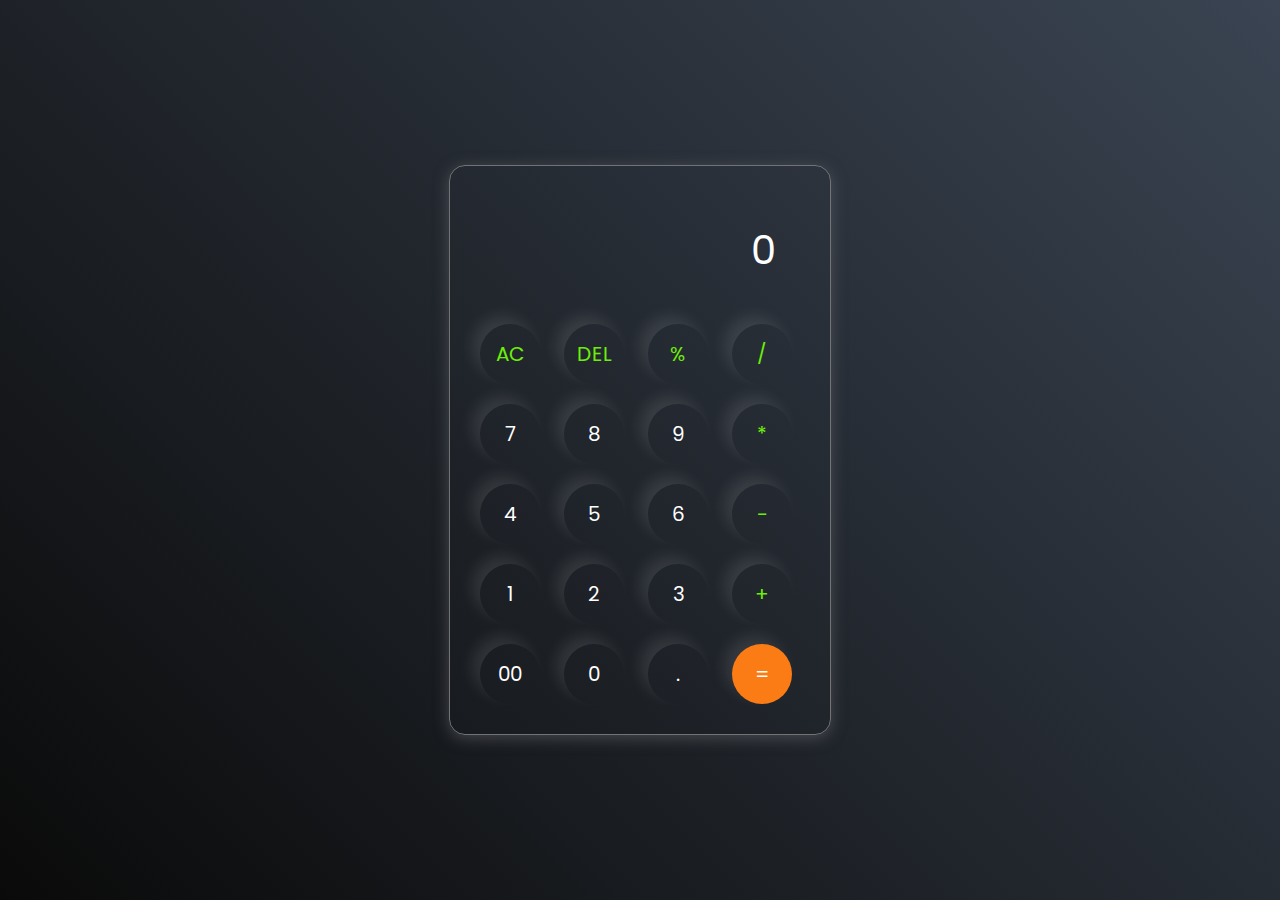
<file: calculater/index.html>
<!DOCTYPE html>
<html lang="en">
  <head>
    <meta charset="UTF-8" />
    <meta http-equiv="X-UA-Compatible" content="IE=edge" />
    <meta name="viewport" content="width=device-width, initial-scale=1.0" />
    <link rel="stylesheet" href="style.css" />
    <title>Calculator</title>
  </head>
  <body>  
    <div class="container">
      <div class="calculator">
        <input type="text" id="inputBox" placeholder="0" />
        <div>
          <button class="button operator">AC</button>
          <button class="button operator">DEL</button>
          <button class="button operator">%</button>
          <button class="button operator">/</button>
        </div>
        <div>
          <button class="button">7</button>
          <button class="button">8</button>
          <button class="button">9</button>
          <button class="button operator">*</button>
        </div>
        <div>
          <button class="button">4</button>
          <button class="button">5</button>
          <button class="button">6</button>
          <button class="button operator">-</button>
        </div>
        <div>
          <button class="button">1</button>
          <button class="button">2</button>
          <button class="button">3</button>
          <button class="button operator">+</button>
        </div>

        <div>
          <button class="button">00</button>
          <button class="button">0</button>
          <button class="button">.</button>
          <button class="button equalBtn">=</button>
        </div>
      </div>
    </div>

    <script src="script.js"></script>
  </body>
</html>
</file>
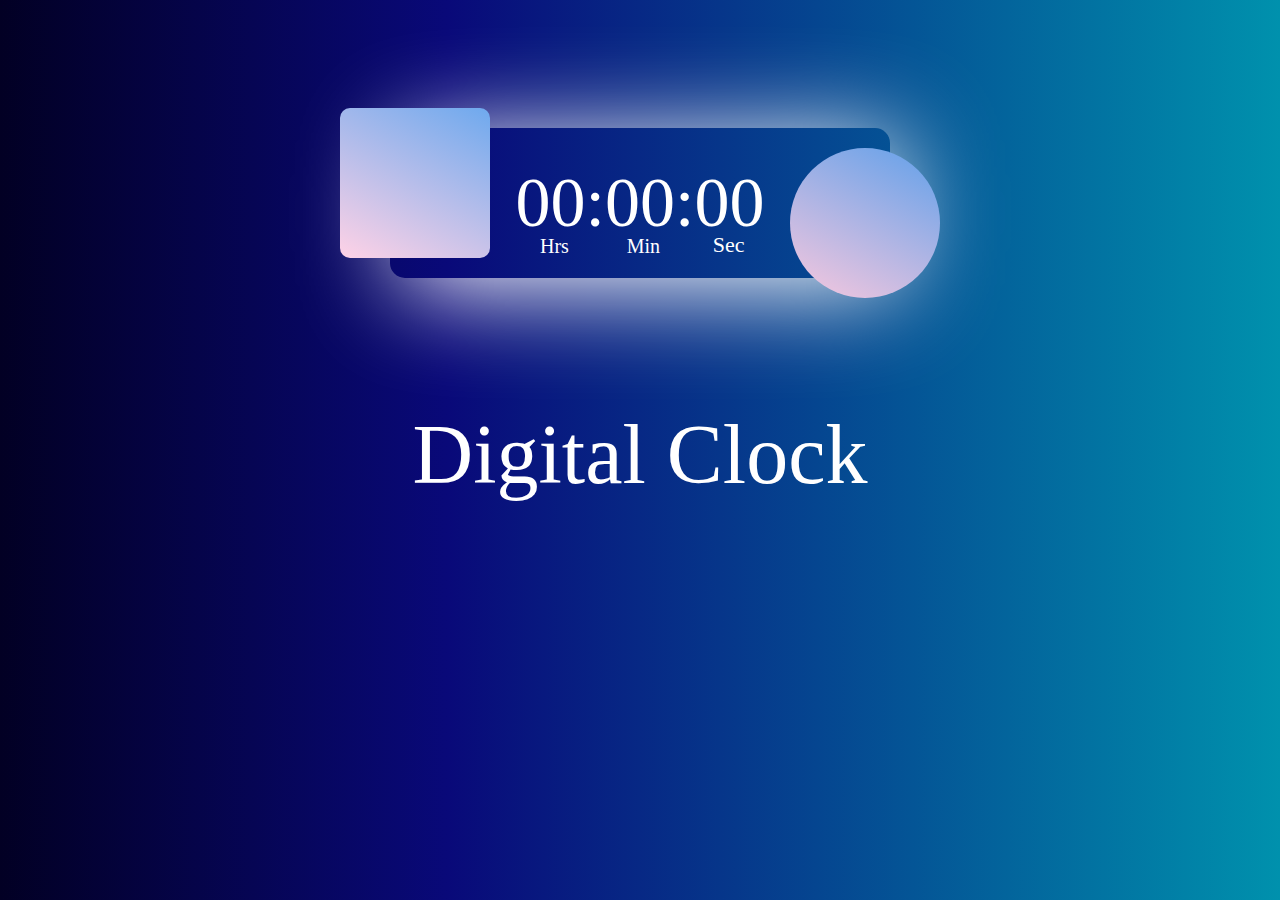
<file: Clock/index.html>
<html lang="en">
<head>
    <meta charset="UTF-8">
    <meta name="viewport" content="width=device-width, initial-scale=1.0">
    <title>Document</title>
    <link rel="stylesheet" href="style.css">
    <link rel="shortcut icon" href="favicon/icons8-clock-cloud-120.png" type="image/x-icon">
   
</head>
<body>


    <div class="main">
        <div class="cotainer">
            <div class="clock">
                <!-- <h1 id="timex">00:00:00</h1> -->
                <span id="hrs">00</span>
                <span>:</span>
                <span id="min">00</span>
                <span>:</span>
                <span id="sec">00</span>
                
            </div>
        </div>
    </div>


                                <!-- heading -->


    
    <div class="heading">
     <P>   Digital Clock</P>
    </div>

    <script>
        let hrs =document.getElementById("hrs");
        let min =document.getElementById("min");
        let sec =document.getElementById("sec");

        setInterval(()=>{
                            let d=new Date();

                hrs.innerHTML=d.getHours();
                min.innerHTML=d.getMinutes();
                sec.innerHTML=d.getSeconds();
        },1000)

        

        
    
    </script>
</body>
</html>
</file>
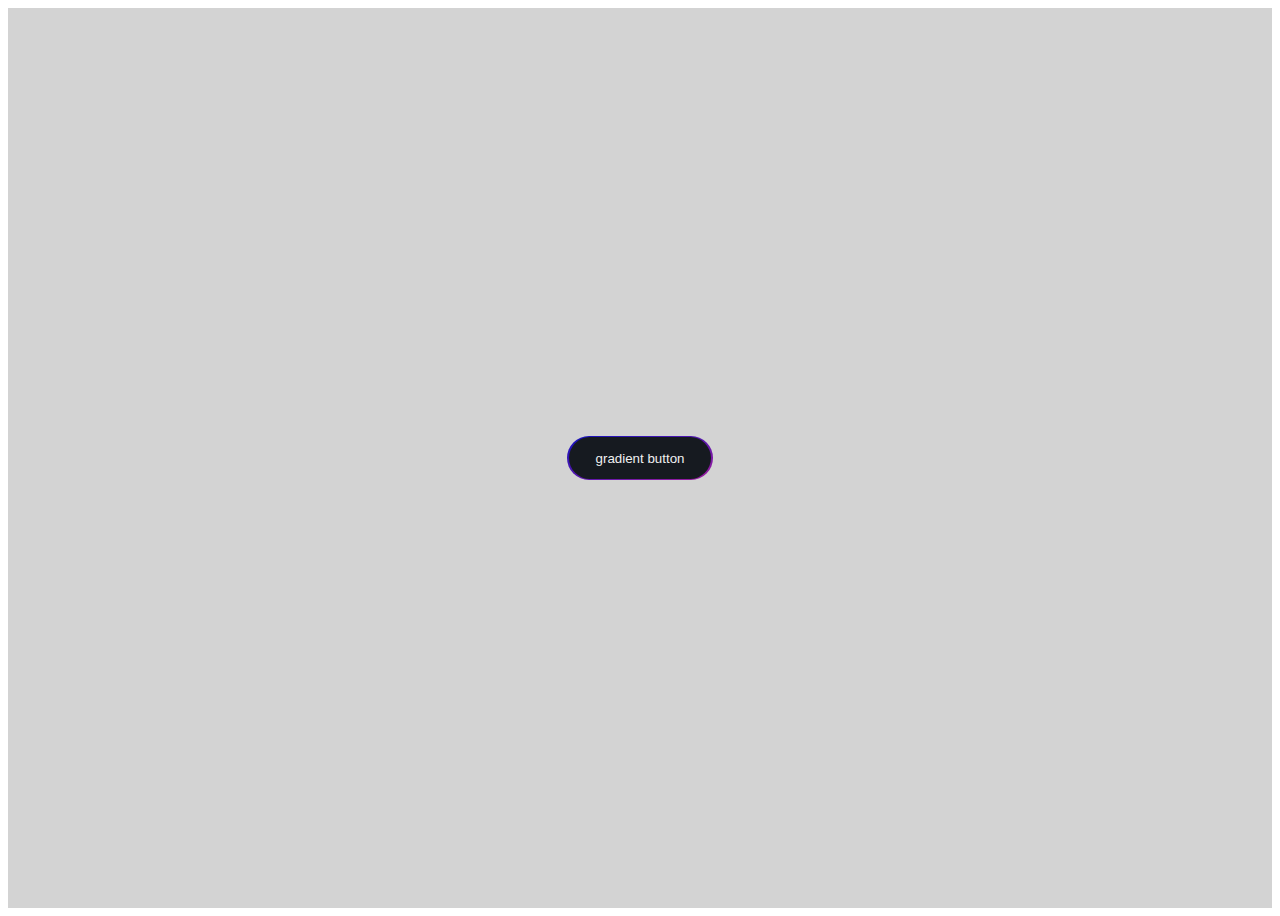
<file: gradent-button/index.html>
<html lang="en">
<head>
    <meta charset="UTF-8">
    <meta name="viewport" content="width=device-width, initial-scale=1.0">
    <title>button</title>
    <style>
        .main{
            background-color: rgba(27, 26, 26, 0.192);
            height: 100vh;
            display: flex;
            justify-content: center;
            align-items: center;
            text-align: center;
        }

        button{
            padding: 1em 2em;
            background-color: #161a20;
            border: none;
            color: #f0f0f0;
            border-radius: 1000px;
            position: relative;
            
            display: flex;
            justify-content: center;
            align-items: center;
        }

        button::after{
            content: "";
            position: absolute;
            height: 107%;
            width: 102%;
            border-radius: 1000px;
            background-image: linear-gradient( to bottom right,hsl(240, 87%, 48%), hsl(300, 73%, 43%));
            z-index: -1;
            /* border: none; */
            
        }
        button:hover{
            z-index: 0;
            
        }

        
    </style>
</head>
<body>
    <div class="main">
        <button>gradient button</button>
    </div>
</body>
</html>
</file>
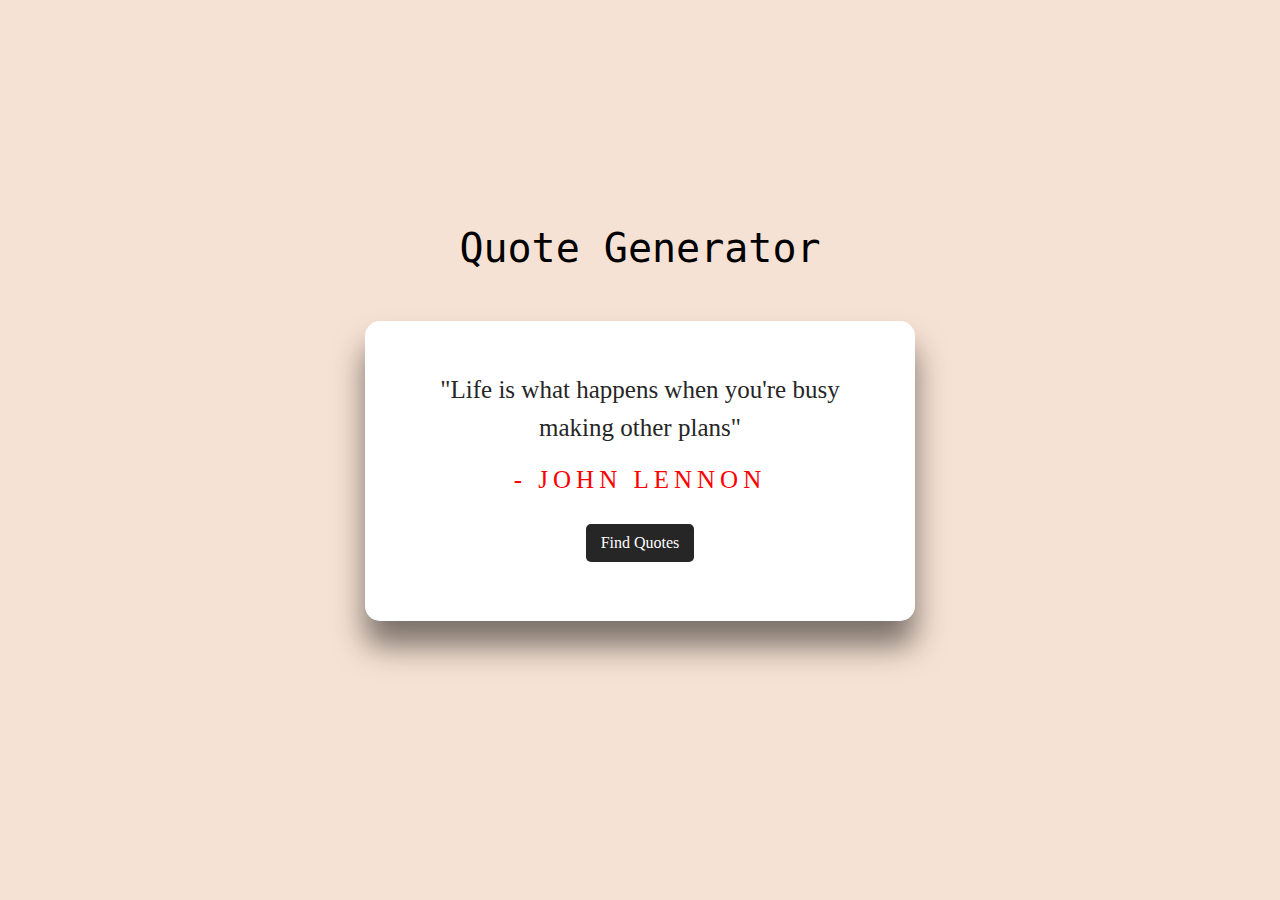
<file: random-text(generater)/index.html>
<!DOCTYPE html>
<html lang="en">
<!--divinectorweb.com-->
<head>
    <meta charset="UTF-8">
    <title>Random Quotes Generator</title>
    <link rel="stylesheet" href="style.css">
</head>
<body>
    <div class="container">
      
      <div class="header">
        <h2> Quote Generator</h2>
      </div>
  
      <div class="main-content">
       
        <div class="text-area">
          <span class="quote">"Life is what happens when you're busy making other plans"</span>
        </div>
        
        <div class="writer">- John Lennon</div>
  
        <div class="button-area">  
          <div class="btn">
            <button id="Qbtn">Find Quotes</button>
          </div>
        </div>
        
      </div>
  
    </div>
    
</body>
</html>
</file>
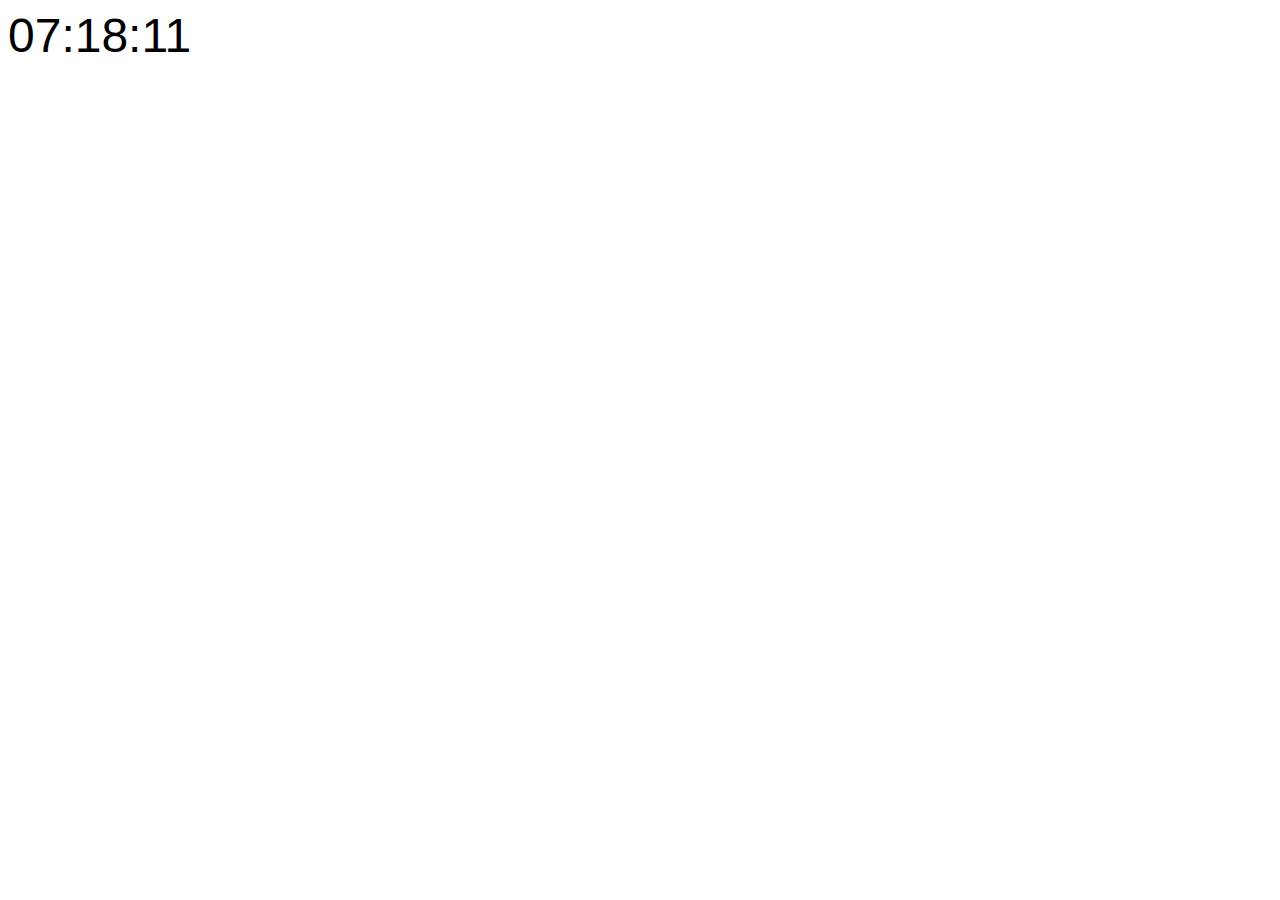
<file: stopwatch/index.html>
<!DOCTYPE html>
<html lang="en">
<head>
  <meta charset="UTF-8">
  <meta name="viewport" content="width=device-width, initial-scale=1.0">
  <title>Clock with setTimeout</title>
  <style>
    #clock {
      font-size: 48px;
      font-family: Arial, sans-serif;
    }
  </style>
</head>
<body>
  <div id="clock">00:00:00</div>

  <script>
function updateClock() {
  let now = new Date();
  let hours = now.getHours();
  let minutes = now.getMinutes();
  let seconds = now.getSeconds();

  // Pad the time with leading zeros if necessary
  hours = hours < 10 ? '0' + hours : hours;
  minutes = minutes < 10 ? '0' + minutes : minutes;
  seconds = seconds < 10 ? '0' + seconds : seconds;

  // Format the time as HH:MM:SS
  let timeString = `${hours}:${minutes}:${seconds}`;

  // Display the time on the webpage
  document.getElementById('clock').textContent = timeString;

  // Call the updateClock function again after 1000ms (1 second)
  setTimeout(updateClock, 1000);
}

// Start the clock
updateClock();

  </script>

  <!-- <script src="clock.js"></script> -->
</body>
</html>
</file>
<file: calculater/style.css>
@import url('https://fonts.googleapis.com/css2?family=Poppins:wght@500&display=swap');

*{
    margin: 0;
    padding: 0;
    box-sizing: border-box;
    font-family: 'Poppins', sans-serif;
}

body{
    width: 100%;
    height: 100vh;
    display: flex;
    justify-content: center;
    align-items: center;
    background: linear-gradient(45deg, #0a0a0a, #3a4452);
}

.calculator{
    border: 1px solid #717377;
    padding: 20px;
    border-radius: 16px;
    background: transparent;
    box-shadow: 0px 3px 15px rgba(113, 115, 119, 0.5);

}

input{
    width: 320px;
    border: none;
    padding: 24px;
    margin: 10px;
    background: transparent;
    box-shadow: 0px 3px 15px rgbs(84, 84, 84, 0.1);
    font-size: 40px;
    text-align: right;
    cursor: pointer;
    color: #ffffff;
}

input::placeholder{
    color: #ffffff;
}

button{
    border: none;
    width: 60px;
    height: 60px;
    margin: 10px;
    border-radius: 50%;
    background: transparent;
    color: #ffffff;
    font-size: 20px;
    box-shadow: -8px -8px 15px rgba(255, 255, 255, 0.1);
    cursor: pointer;
}

.button:active{
    width: 50px;
    height: 50px;
    /* margin: 20px; */

}

.equalBtn{
    background-color: #fb7c14;
}

.operator{
    color: #6dee0a;
}
</file>
<file: Clock/style.css>
* {
    margin: 0px;
    padding: 0px;
    box-sizing: border-box;
}
body{
    background: linear-gradient(90deg, rgba(2,0,36,1) 0%, rgba(9,9,121,1) 35%, rgb(0, 145, 173) 100%);
    height: 100vh;
}

.main {
    /* background: linear-gradient(90deg, rgba(2,0,36,1) 0%, rgba(9,9,121,1) 35%, rgb(0, 145, 173) 100%);
    /* height: 100vh; */ 
    display: flex;
    justify-content: center;
    align-items: center;
    text-align: center;
    padding: 10%;
    /* backdrop-filter:blur(40%) ; */

}

.clock{
    height: 100%;
    width: 100%;
    border-radius:10px;
    display: flex;
    justify-content: center;
    align-items: center;
    text-align: center;
    /* background: rgba(255, 255, 255, 0.2);  */
    /* border: 2px solid red; */
    /* backdrop-filter:blur(40%) ; */
}
.clock span{
    font-size: 70px;
    color: white;
    display: inline-block;
    justify-content: center;
    text-align: center;
    position: relative;

}
.clock::after{
    content: "Hrs";
    position: absolute;
    left: 150px;
    bottom: 20px;
    color: white;
    font-size: 20px;
    /* content: "hour"; */


}

.clock::before{
    content: "Min";
    position: absolute;
    right: 230px;
    bottom: 20px;
    color: white;
    font-size: 20px;



    /* content: "hour"; */
}

#sec::after{
    content: "Sec";
    position: absolute;
    right: 20px;
    bottom: -15px; 
    color: white;
    font-size: 22px;
    
}



h1 {
    border: 2px solid white;
    color: white;
}

.cotainer {
    height: 150px;
    width: 500px;
    background: linear-gradient(circle, rgba(0,27,36,0.8997724089635855) 0%, rgb(103, 83, 218) 35%, rgba(95, 120, 244, 0.756) 100%);
    border-radius: 15px;
    box-shadow: 10px 10px 100px #ffffff;
    position: relative;
    transition: all 0.3s ease; /* Add smooth transition for the rotation effect */
}

                        /* square */
    .cotainer::before {
    /* border: 2px solid red; */
    content: "";
    height: 150px;
    width: 150px;
    border-radius: 10px;
    background: linear-gradient(28deg, rgba(255,210,230,1) 0%, rgba(110,169,238,1) 100%);
    position: absolute;
    left: -50px;
    bottom: 20px;
    /* z-index: -1; */
    transition: transform 1s ease; /* Add transition for the rotate effect */
}
                  /* circle */
    .cotainer::after {
    content: "";
    height: 150px;
    width: 150px;
    border-radius: 50%;
    background: linear-gradient(28deg, rgb(249, 200, 222) 0%, rgb(96, 160, 234) 100%);
    position: absolute;
    right: -50px;
    top: 20px;
    /* z-index: -1; */
    animation: spin 2s linear infinite;
    transition: transform 1s ease; /* Add transition for the rotate effect */
}

/* On hover, rotate the before and after pseudo-elements */
.cotainer:hover::before {
    transform: rotate(45deg); /* Rotate the before element */
}

.cotainer:hover::after {
    transform: rotate(-45deg); /* Rotate the after element */
}

@keyframes spin {
    0% {
        transform: rotate(0deg);
    }
    50%{
        transform: rotate(180deg);
    }
    100% {
        transform: rotate(360deg);
    }
}



/* heading */
.heading{
  display: flex;
  justify-content: center;
  text-align: center;
  align-items: center;
}

.heading p{
    color: white;
    font-size: 84px;
    /* background-image: linear-gradient(); */
    /* background-color: linear-gradient(90deg, rgba(2,0,36,1) 0%, rgba(9,9,121,1) 35%, rgb(0, 145, 173) 100%); */

}
</file>
<file: random-text(generater)/style.css>
* {
    margin: 0;
    padding: 0;
    box-sizing: border-box;
    font-family: montserrat;
}
body {
    display: flex;
    justify-content: center;
    align-items: center;
    background-color: rgba(237, 199, 171, 0.516);
    height: 100vh;    
}
.container {
	width: 550px;
	height: 450px;
}
.header {
	text-align: center;
	margin-bottom: 50px;
}
.header h2 {
    font-family: monospace;
    font-weight: 400;
    font-size: 40px;
    color: #000000;
}
.main-content {
	width: 100%;
	height: 300px;
	padding: 50px 40px;
	background-color: #fff;
	border-radius: 15px;
	box-shadow: 0 25px 31px 0 rgba(0,0,0,0.5);
}

.text-area {
	text-align: center;
	font-size: 25px;
	color: #262626;
	line-height: 1.5;
    
}
.text-area .icon {
    margin-right: 5px;
}
.main-content .writer {
    text-transform: uppercase;
	letter-spacing: 5px;
	color: red;
	text-align: center;
	margin-top: 20px;
	font-size: 25px;
	
}
.main-content .button-area {
	display: grid;
	place-items: center;
	margin-top: 20px;
	padding: 10px 0;
}
.button-area .btn button {
    background-color: #262626;
    color: #fff;
    border-radius: 5px;
    font-size: 16px;
    cursor: pointer;
    border: none;
    outline: none;
    padding: 10px 15px;
    
}
.button-area button:active {
    background-color: deepskyblue;
}
</file>
